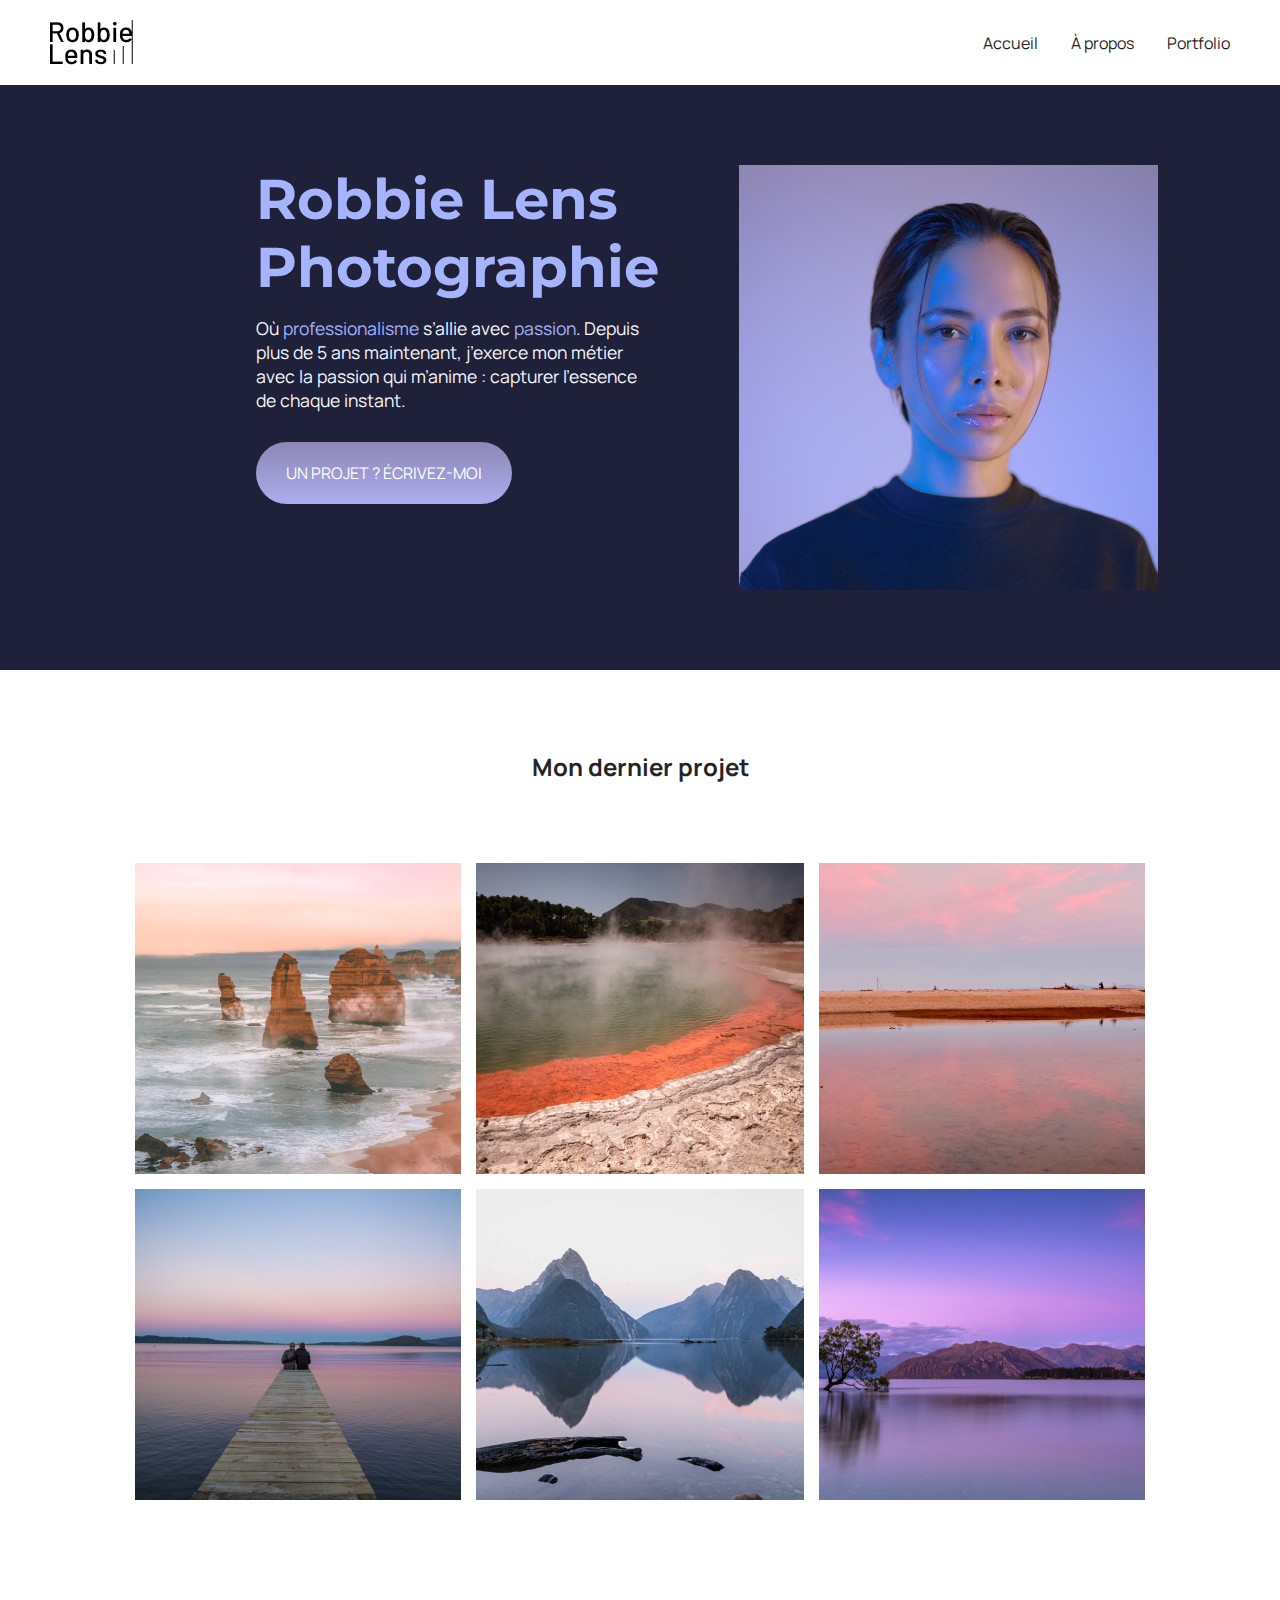
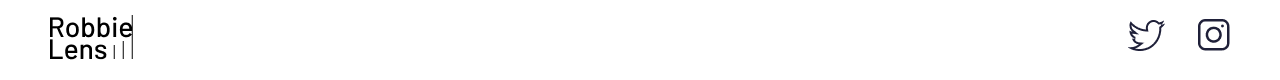
<file: index.html>
<!DOCTYPE html>
<html lang="fr">

<head>
    <meta charset="utf-8" >
    <title>Accueil - Robbie Lens Photographie</title>
    <link href="style/style.css" rel="stylesheet" >
    <link href="style/index.css" rel="stylesheet" >
    <link rel="preconnect" href="https://fonts.googleapis.com">
    <link rel="preconnect" href="https://fonts.gstatic.com" crossorigin>
    <link href="https://fonts.googleapis.com/css2?family=Manrope&family=Montserrat&display=swap" rel="stylesheet">
</head>

<body>
    <header>
        <nav>
            <img src="images/logo.png" alt="Logo Robbie Lens" >
            <div>
                <a href="index.html">Accueil</a>
                <a href="a-propos.html">À propos</a>
                <a href="portfolio.html">Portfolio</a>
            </div>
        </nav>
    </header>
    <main>
        <section class="accueil-introduction">
            <div>
                <h1>Robbie Lens Photographie</h1>
                <p>
                    Où <em>professionalisme</em> s’allie avec <em>passion</em>. Depuis
                    plus de 5 ans maintenant, j’exerce mon métier avec la passion
                    qui m’anime : capturer l’essence de chaque instant.
                </p>
                <a href="portfolio.html" class="cta">UN PROJET ? ÉCRIVEZ-MOI</a>
            </div>
            <img src="images/robbie-lens.png" alt="Portrait avec effet de la photographe Robbie Lens" >
        </section>
        <section class="accueil-photos">
            <h2>Mon dernier projet</h2>
            <div>
                <img src="images/accueil/element-1.png" alt="Twelve apostles - Australie" >
                <img src="images/accueil/element-2.png" alt="Wai-O-Tapu - Nouvelle-Zélande" >
                <img src="images/accueil/element-3.png" alt="Parc National d’Abel Tasman - Nouvelle-Zélande" >
            </div>
            <div>
                <img src="images/accueil/element-4.png" alt="Lac Rotorua - Nouvelle-Zélande" >
                <img src="images/accueil/element-5.png" alt="Milford Sound - Nouvelle-Zélande" >
                <img src="images/accueil/element-6.png" alt="Lac Wanaka - Nouvelle-Zélande" >
            </div>
        </section>
    </main>
    <footer>
        <img src="images/logo.png" alt="Logo Robbie Lens" >
        <div>
            <a target="_blank" href="https://twitter.com/" class="lien-icone">
                <img src="images/twitter.png" alt="Logo Twitter" >
            </a>
            <a target="_blank" href="https://www.instagram.com/" class="lien-icone">
                <img src="images/instagram.png" alt="Logo Instagram" >
            </a>
        </div>
    </footer>
</body>

</html>
</file>
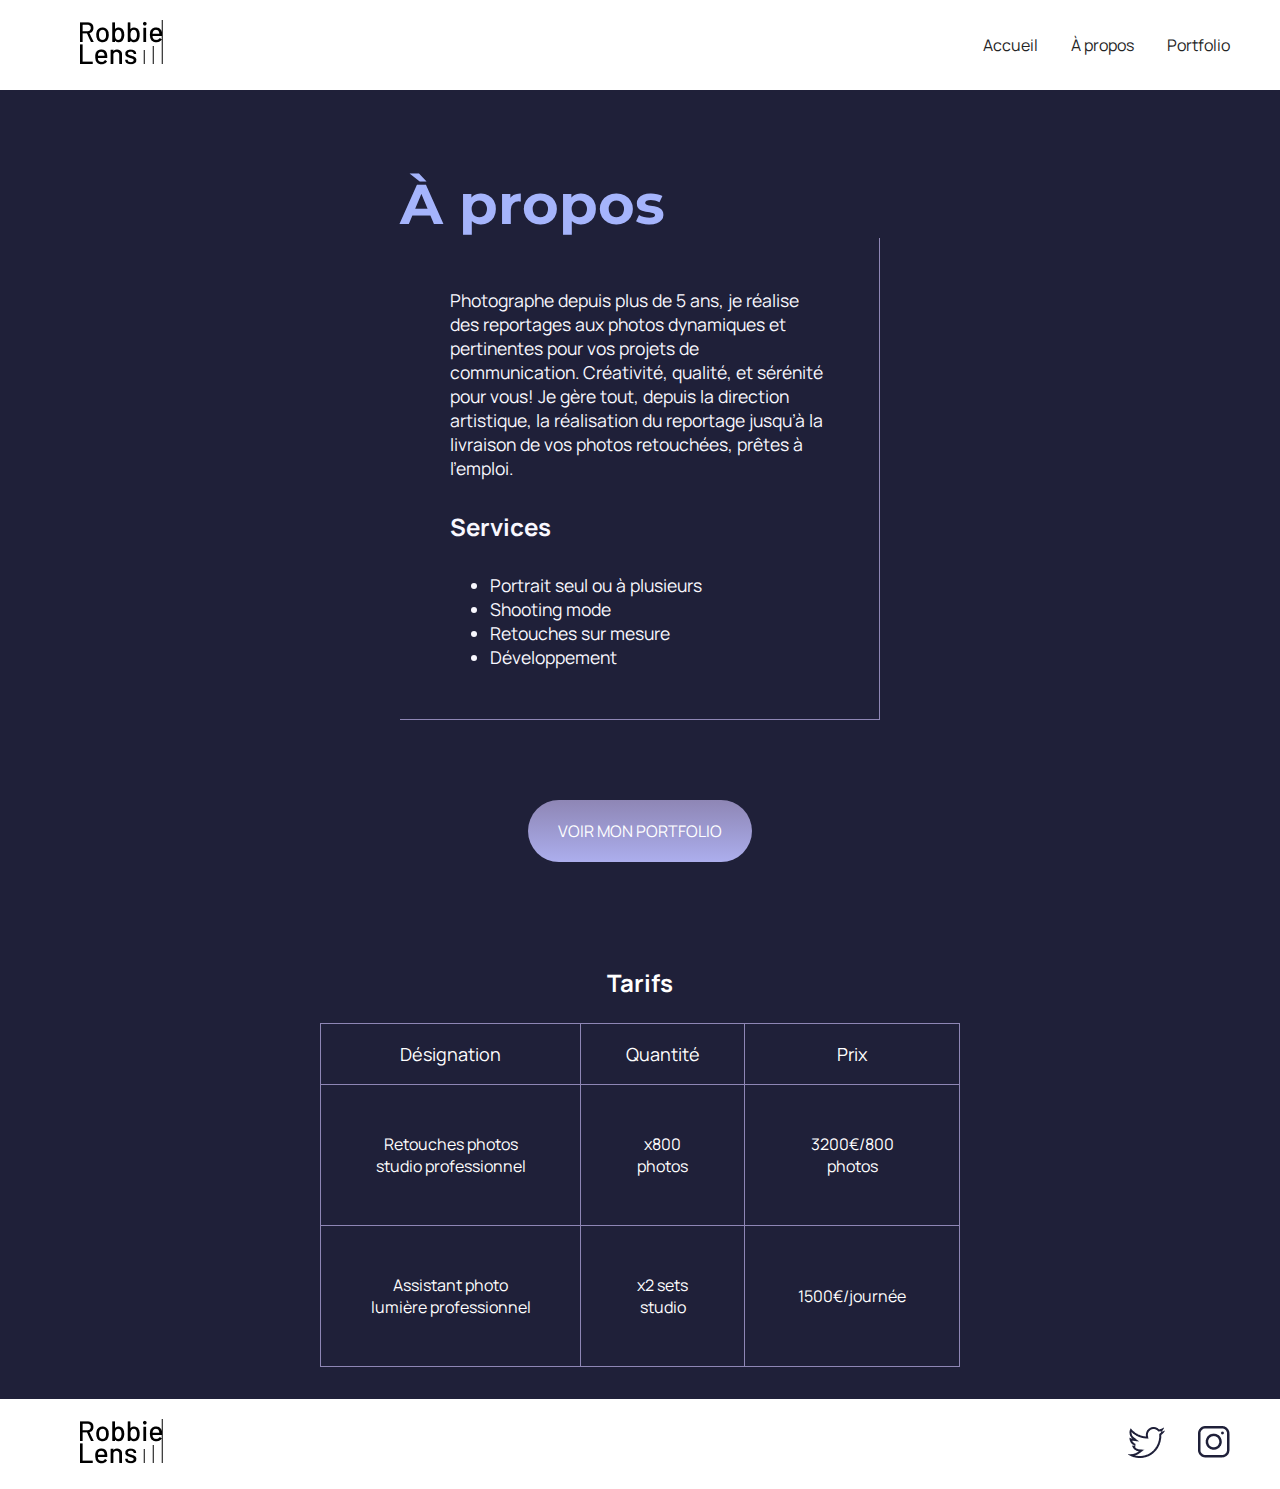
<file: a-propos.html>
<!DOCTYPE html>
<html lang="fr">

<head>
    <meta charset="utf-8" >
    <title>À propos - Robbie Lens Photographie</title>
    <link href="style/style.css" rel="stylesheet" >
    <link href="style/a-propos.css" rel="stylesheet" >
    <link rel="preconnect" href="https://fonts.googleapis.com">
    <link rel="preconnect" href="https://fonts.gstatic.com" crossorigin>
    <link href="https://fonts.googleapis.com/css2?family=Manrope&family=Montserrat&display=swap" rel="stylesheet">
</head>

<body>
    <header>
        <nav>
            <a href="index.html" class="lien-icone">
                <img src="images/logo.png" alt="Logo Robbie Lens" >
            </a>
            <div>
                <a href="index.html">Accueil</a>
                <a href="a-propos.html">À propos</a>
                <a href="portfolio.html">Portfolio</a>
            </div>
        </nav>
    </header>
    <main class="a-propos-main">
        <section>
            <h1>À propos</h1>
            <div class="carre-contenu">
                <p>
                    Photographe depuis plus de 5 ans, je réalise des reportages aux photos dynamiques et pertinentes
                    pour
                    vos
                    projets de communication. Créativité, qualité, et sérénité pour vous! Je gère tout, depuis la
                    direction
                    artistique, la réalisation du reportage jusqu’à la livraison de vos photos retouchées, prêtes à
                    l’emploi.
                </p>
                <h2>Services</h2>
                <ul>
                    <li>Portrait seul ou à plusieurs</li>
                    <li>Shooting mode</li>
                    <li>Retouches sur mesure</li>
                    <li>Développement</li>
                </ul>
            </div>
            <div>
                <a href="portfolio.html" class="cta">VOIR MON PORTFOLIO</a>
            </div>
        </section>
        <table>
            <caption>
                Tarifs
            </caption>
            <tr>
                <th>
                    Désignation
                </th>
                <th>
                    Quantité
                </th>
                <th>
                    Prix
                </th>
            </tr>
            <tr>
                <td>
                    Retouches photos studio professionnel
                </td>
                <td>
                    x800 photos
                </td>
                <td>
                    3200€/800 photos
                </td>
            </tr>
            <tr>
                <td>
                    Assistant photo lumière professionnel
                </td>
                <td>
                    x2 sets studio
                </td>
                <td>
                    1500€/journée
                </td>
            </tr>
        </table>
    </main>
    <footer>
        <a href="index.html" class="lien-icone">
            <img src="images/logo.png" alt="Logo Robbie Lens" >
        </a>
        <div>
            <a target="_blank" href="https://twitter.com/" class="lien-icone">
                <img src="images/twitter.png" alt="Logo Twitter" >
            </a>
            <a target="_blank" href="https://www.instagram.com/" class="lien-icone">
                <img src="images/instagram.png" alt="Logo Instagram" >
            </a>
        </div>
    </footer>
</body>

</html>
</file>
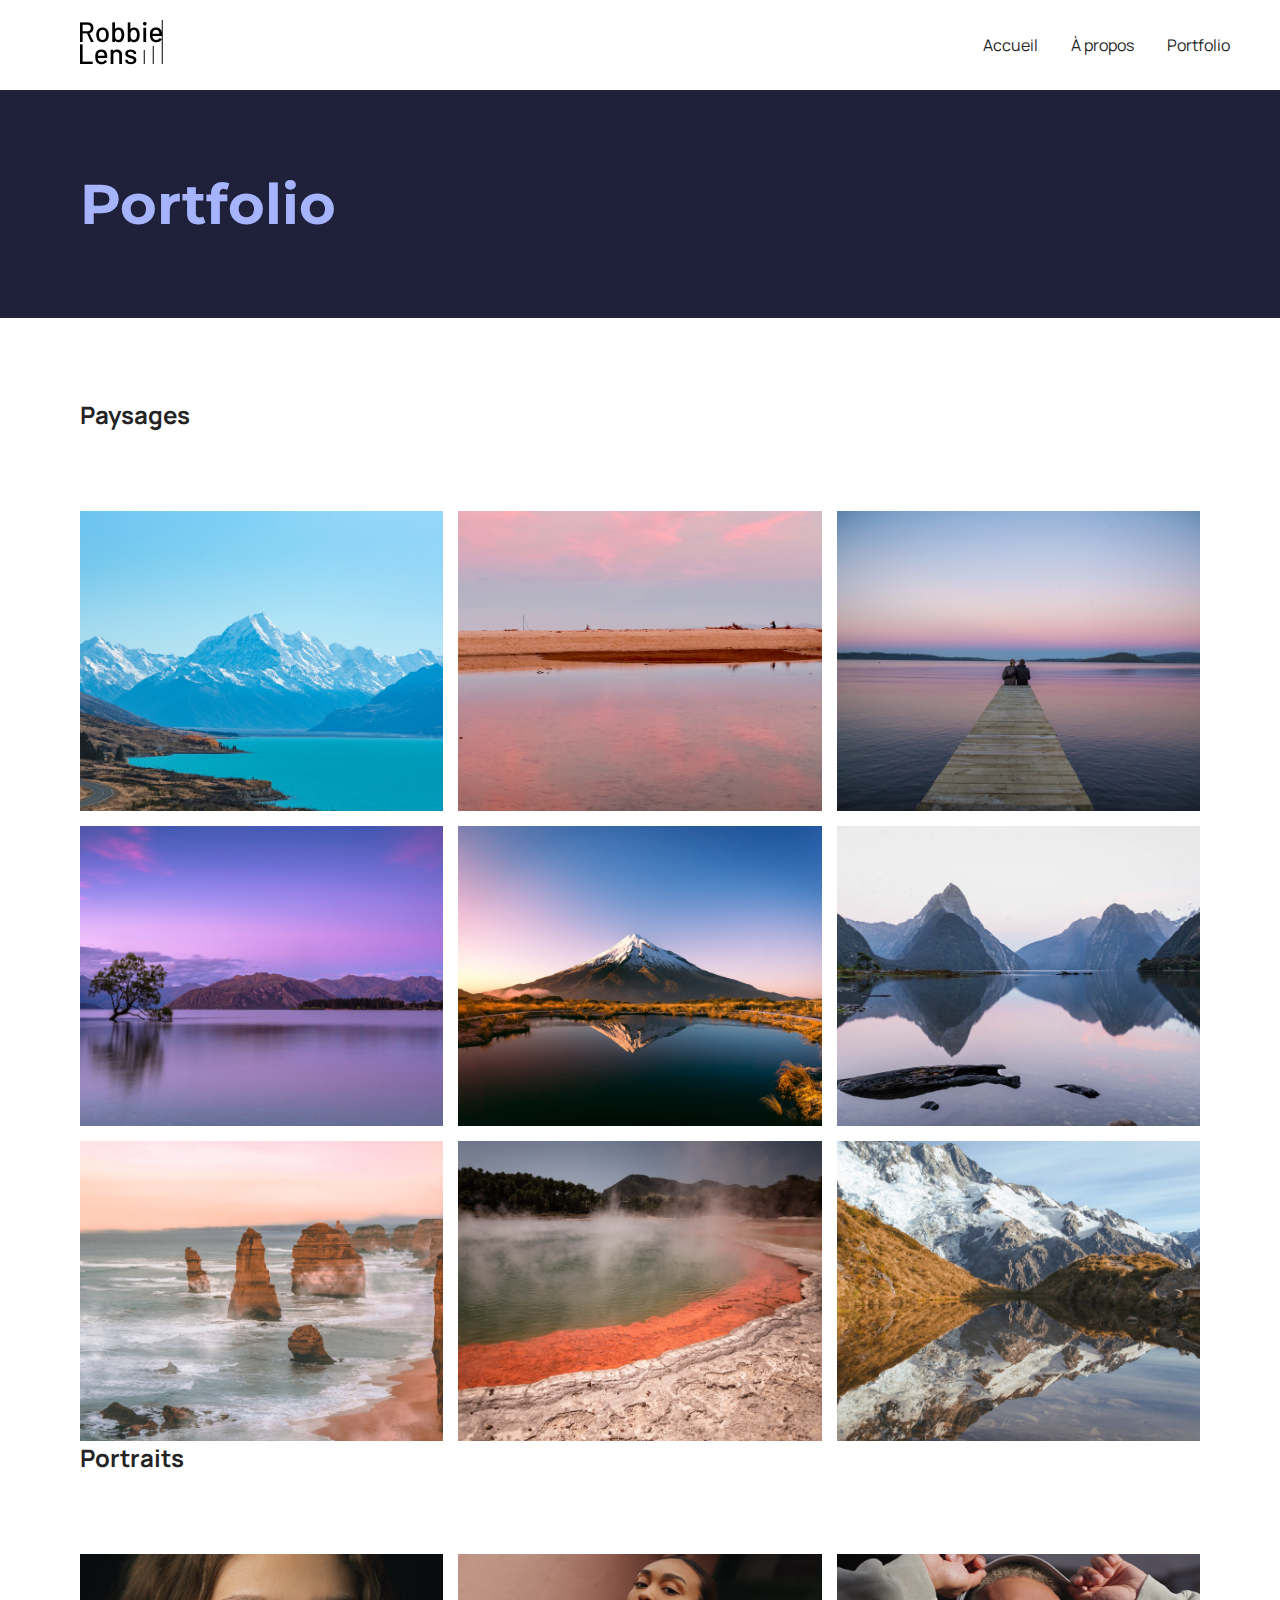
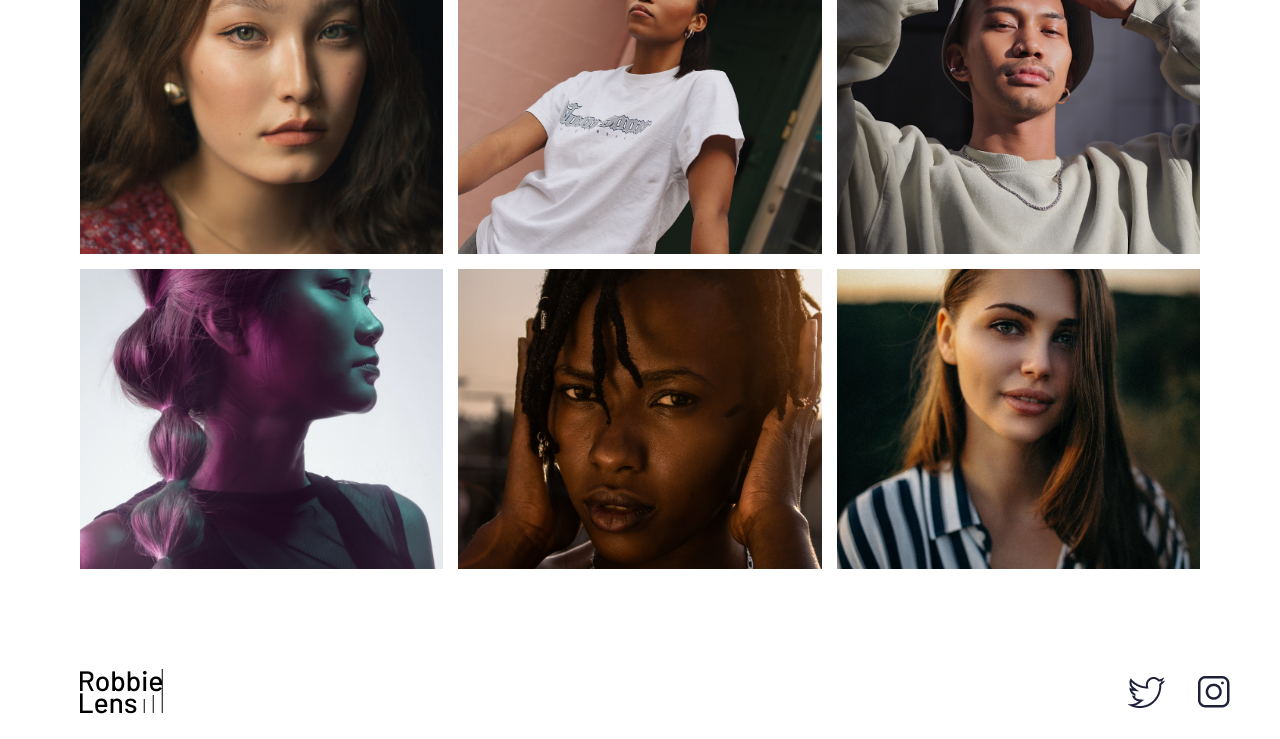
<file: portfolio.html>
<!DOCTYPE html>
<html lang="fr">

<head>
    <meta charset="utf-8" >
    <title>Portfolio - Robbie Lens Photographie</title>
    <link href="style/style.css" rel="stylesheet" >
    <link href="style/portfolio.css" rel="stylesheet" >
    <link rel="preconnect" href="https://fonts.googleapis.com">
    <link rel="preconnect" href="https://fonts.gstatic.com" crossorigin>
    <link href="https://fonts.googleapis.com/css2?family=Manrope&family=Montserrat&display=swap" rel="stylesheet">
</head>

<body>
    <header>
        <nav>
            <a href="index.html" class="lien-icone">
                <img src="images/logo.png" alt="Logo Robbie Lens" >
            </a>
            <div>
                <a href="index.html">Accueil</a>
                <a href="a-propos.html">À propos</a>
                <a href="portfolio.html">Portfolio</a>
            </div>
        </nav>
    </header>
    <main>
        <section>
            <h1>Portfolio</h1>
        </section>
        <section class="portfolio-section-photos">
            <h2>Paysages</h2>
            <div class="grid-paysages">
                <a href="images/portfolio/paysage1.jpg" class="lien-conteneur-photo">
                    <img src="images/portfolio/paysage1.jpg" alt="Mont Aoraki - Nouvelle-Zélande" >
                    <div class="photo-hover">Voir la photo</div>
                </a>
                <a href="images/portfolio/paysage2.jpg" class="lien-conteneur-photo">
                    <img src="images/portfolio/paysage2.jpg" alt="Parc National d’Abel Tasman - Nouvelle-Zélande" >
                    <div class="photo-hover">Voir la photo</div>
                </a>
                <a href="images/portfolio/paysage3.jpg" class="lien-conteneur-photo">
                    <img src="images/portfolio/paysage3.jpg" alt="Lac Rotorua - Nouvelle-Zélande" >
                    <div class="photo-hover">Voir la photo</div>
                </a>
                <a href="images/portfolio/paysage4.jpg" class="lien-conteneur-photo">
                    <img src="images/portfolio/paysage4.jpg" alt="Lac Wanaka - Nouvelle-Zélande" >
                    <div class="photo-hover">Voir la photo</div>
                </a>
                <a href="images/portfolio/paysage5.jpg" class="lien-conteneur-photo">
                    <img src="images/portfolio/paysage5.jpg" alt="Mont Taranaki - Nouvelle-Zélande" >
                    <div class="photo-hover">Voir la photo</div>
                </a>
                <a href="images/portfolio/paysage6.jpg" class="lien-conteneur-photo">
                    <img src="images/portfolio/paysage6.jpg" alt="Milford Sound - Nouvelle-Zélande" >
                    <div class="photo-hover">Voir la photo</div>
                </a>
                <a href="images/portfolio/paysage7.jpg" class="lien-conteneur-photo">
                    <img src="images/portfolio/paysage7.jpg" alt="Twelve Apostle - Australie" >
                    <div class="photo-hover">Voir la photo</div>
                </a>
                <a href="images/portfolio/paysage8.jpg" class="lien-conteneur-photo">
                    <img src="images/portfolio/paysage8.jpg" alt="Wai-O-Tapu - Nouvelle-Zélande" >
                    <div class="photo-hover">Voir la photo</div>
                </a>
                <a href="images/portfolio/paysage9.jpg" class="lien-conteneur-photo">
                    <img src="images/portfolio/paysage9.jpg" alt="Mont Cook - Nouvelle Zélande" >
                    <div class="photo-hover">Voir la photo</div>
                </a>
            </div>
            <h2>Portraits</h2>
            <div class="grid-portraits">
                <a href="images/portfolio/portrait1.jpg" class="lien-conteneur-photo">
                    <img src="images/portfolio/portrait1.jpg" alt="Portrait jeune femme 1" >
                    <div class="photo-hover">Voir la photo</div>
                </a>
                <a href="images/portfolio/portrait2.jpg" class="lien-conteneur-photo">
                    <img src="images/portfolio/portrait2.jpg" alt="Portrait jeune femme 2" >
                    <div class="photo-hover">Voir la photo</div>
                </a>
                <a href="images/portfolio/portrait3.jpg" class="lien-conteneur-photo">
                    <img src="images/portfolio/portrait3.jpg" alt="Portrait jeune homme 3" >
                    <div class="photo-hover">Voir la photo</div>
                </a>
                <a href="images/portfolio/portrait4.jpg" class="lien-conteneur-photo">
                    <img src="images/portfolio/portrait4.jpg" alt="Portrait jeune femme 4" >
                    <div class="photo-hover">Voir la photo</div>
                </a>
                <a href="images/portfolio/portrait5.jpg" class="lien-conteneur-photo">
                    <img src="images/portfolio/portrait5.jpg" alt="Portrait jeune femme 5" >
                    <div class="photo-hover">Voir la photo</div>
                </a>
                <a href="images/portfolio/portrait6.jpg" class="lien-conteneur-photo">
                    <img src="images/portfolio/portrait6.jpg" alt="Portrait jeune femme 6" >
                    <div class="photo-hover">Voir la photo</div>
                </a>

            </div>
        </section>
    </main>
    <footer>
        <a href="index.html" class="lien-icone">
            <img src="images/logo.png" alt="Logo Robbie Lens" >
        </a>
        <div>
            <a target="_blank" href="https://twitter.com/" class="lien-icone">
                <img src="images/twitter.png" alt="Logo Twitter" >
            </a>
            <a target="_blank" href="https://www.instagram.com/" class="lien-icone">
                <img src="images/instagram.png" alt="Logo Instagram" >
            </a>
        </div>
    </footer>
</body>

</html>
</file>
<file: style/style.css>
* {
  margin: 0;
}

body {
  font-family: 'Manrope', sans-serif;
  font-size: 1em;
  background-color: #1f2039;
}

a {
  color: #242424;
  text-decoration: none;
}

em {
  color: #a5b4fc;
  font-style: normal;
}

h1 {
  font-size: 3.5em;
  color: #a5b4fc;
  font-family: 'Montserrat', sans-serif;
}

h2 {
  color: #f9f8ff;
}

p,
li {
  font-size: 1.1em;
  color: #f9f8ff;
}

header,
footer {
  background-color: white;
  padding: 20px 50px;
}

.cta {
  display: inline-block;
  background: linear-gradient(#8e86b5, #acaeed);
  color: white;
  border-radius: 50px;
  padding: 20px 30px;
}

a:hover {
  text-decoration: underline;
}

.cta:hover {
  background: linear-gradient(#696484, #8788ba);
  text-decoration: none;
}

.lien-icone {
  margin-left: 30px;
}

.lien-icone:hover {
  opacity: 0.5;
}

section {
  padding: 80px;
}

footer,
nav {
  display: flex;
  flex-direction: row;
  align-items: center;
  justify-content: space-between;
}

nav a {
  margin-left: 30px;
}
</file>
<file: style/index.css>
.accueil-photos {
    background-color: white;
    padding: 80px;
  }
  
  .accueil-photos h2 {
    color: #242424;
    text-align: center;
    margin-bottom: 80px;
  }
  
  .accueil-photos div {
    display: flex;
    flex-direction: row;
    gap: 15px;
    justify-content: center;
    margin-bottom: 15px;
  }
  
  .accueil-introduction {
    display: flex;
    flex-direction: row;
    width: 60%;
    align-items: flex-start;
    margin: auto;
  }
  
  .accueil-introduction h1 {
    margin-bottom: 15px;
  }
  
  .accueil-introduction p {
    margin-bottom: 30px;
  }
  
  .accueil-introduction div {
    padding-right: 80px;
  }
</file>
<file: style/a-propos.css>
.carre-contenu {
    border-right: 1px solid #8e86b5;
    border-bottom: 1px solid #8e86b5;
    padding: 50px;
    margin-bottom: 80px;
  }
  
  .carre-contenu h2 {
    margin-top: 30px;
  }
  
  .carre-contenu ul {
    margin-top: 30px;
  }
  
  .carre-contenu + div {
    text-align: center;
  }
  
  .a-propos-main {
    width: 50%;
    margin: auto;
  }

table {
    color: white;
    border-collapse: collapse;
    margin: auto;
    margin-bottom: 2em;
    width: 50vw;
}

caption {
    font-size: x-large;
    font-weight: bolder;
    margin: 1em;
}

th {
    font-size: large;
    font-weight:normal ;
    margin: 1em;
}

th, td {
    border: 1px solid #8e86b5;
    text-align: center;
}

th {

    padding: 1em;
    margin: 1em;
}

td {
    padding: 3em;
    margin: 3em;
}
</file>
<file: style/portfolio.css>
.portfolio-section-photos {
    background-color: white;
  }
  
  .portfolio-section-photos h2 {
    color: #242424;
    margin-bottom: 80px;
  }
  
  .grid-paysages {
    display: grid;
    grid-template-columns: 1fr 1fr 1fr;
    grid-template-rows: 300px 300px 300px;
    gap: 15px;
  }
  
  .grid-portraits {
    display: grid;
    grid-template-columns: 1fr 1fr 1fr;
    grid-template-rows: 300px 300px;
    gap: 15px;
  }
  
  .grid-paysages img,
  .grid-portraits img {
    width: 100%;
    height: 100%;
    object-fit: cover;
  }
  
  .lien-conteneur-photo {
    position: relative;
  }
  
  .photo-hover {
    position: absolute;
    top: 0;
    left: 0;
    right: 0;
    bottom: 0;
    display: flex;
    align-items: center;
    justify-content: center;
    font-size: 1.5em;
    color: white;
    background-color: rgba(0, 0, 0, 0.7);
    display: none;
  }
  
  .lien-conteneur-photo:hover .photo-hover {
    display: flex;
  }
</file>
